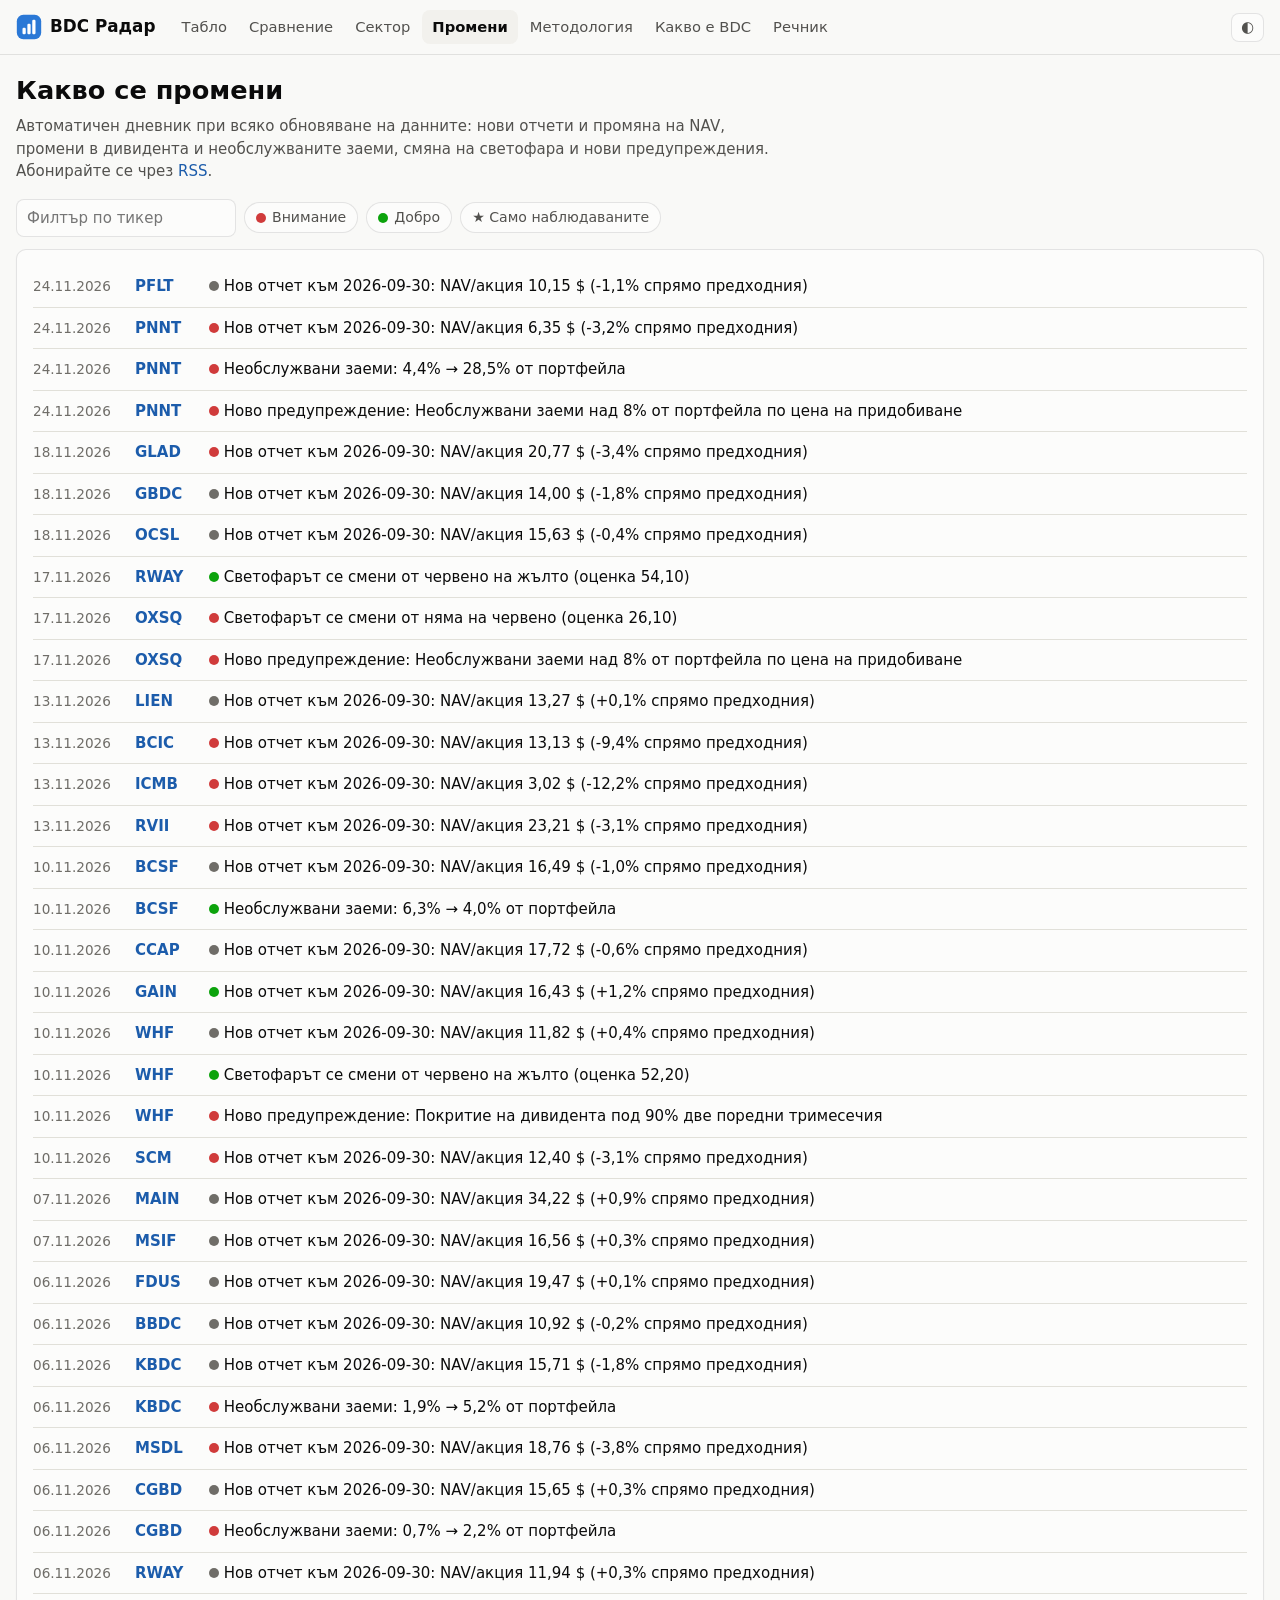
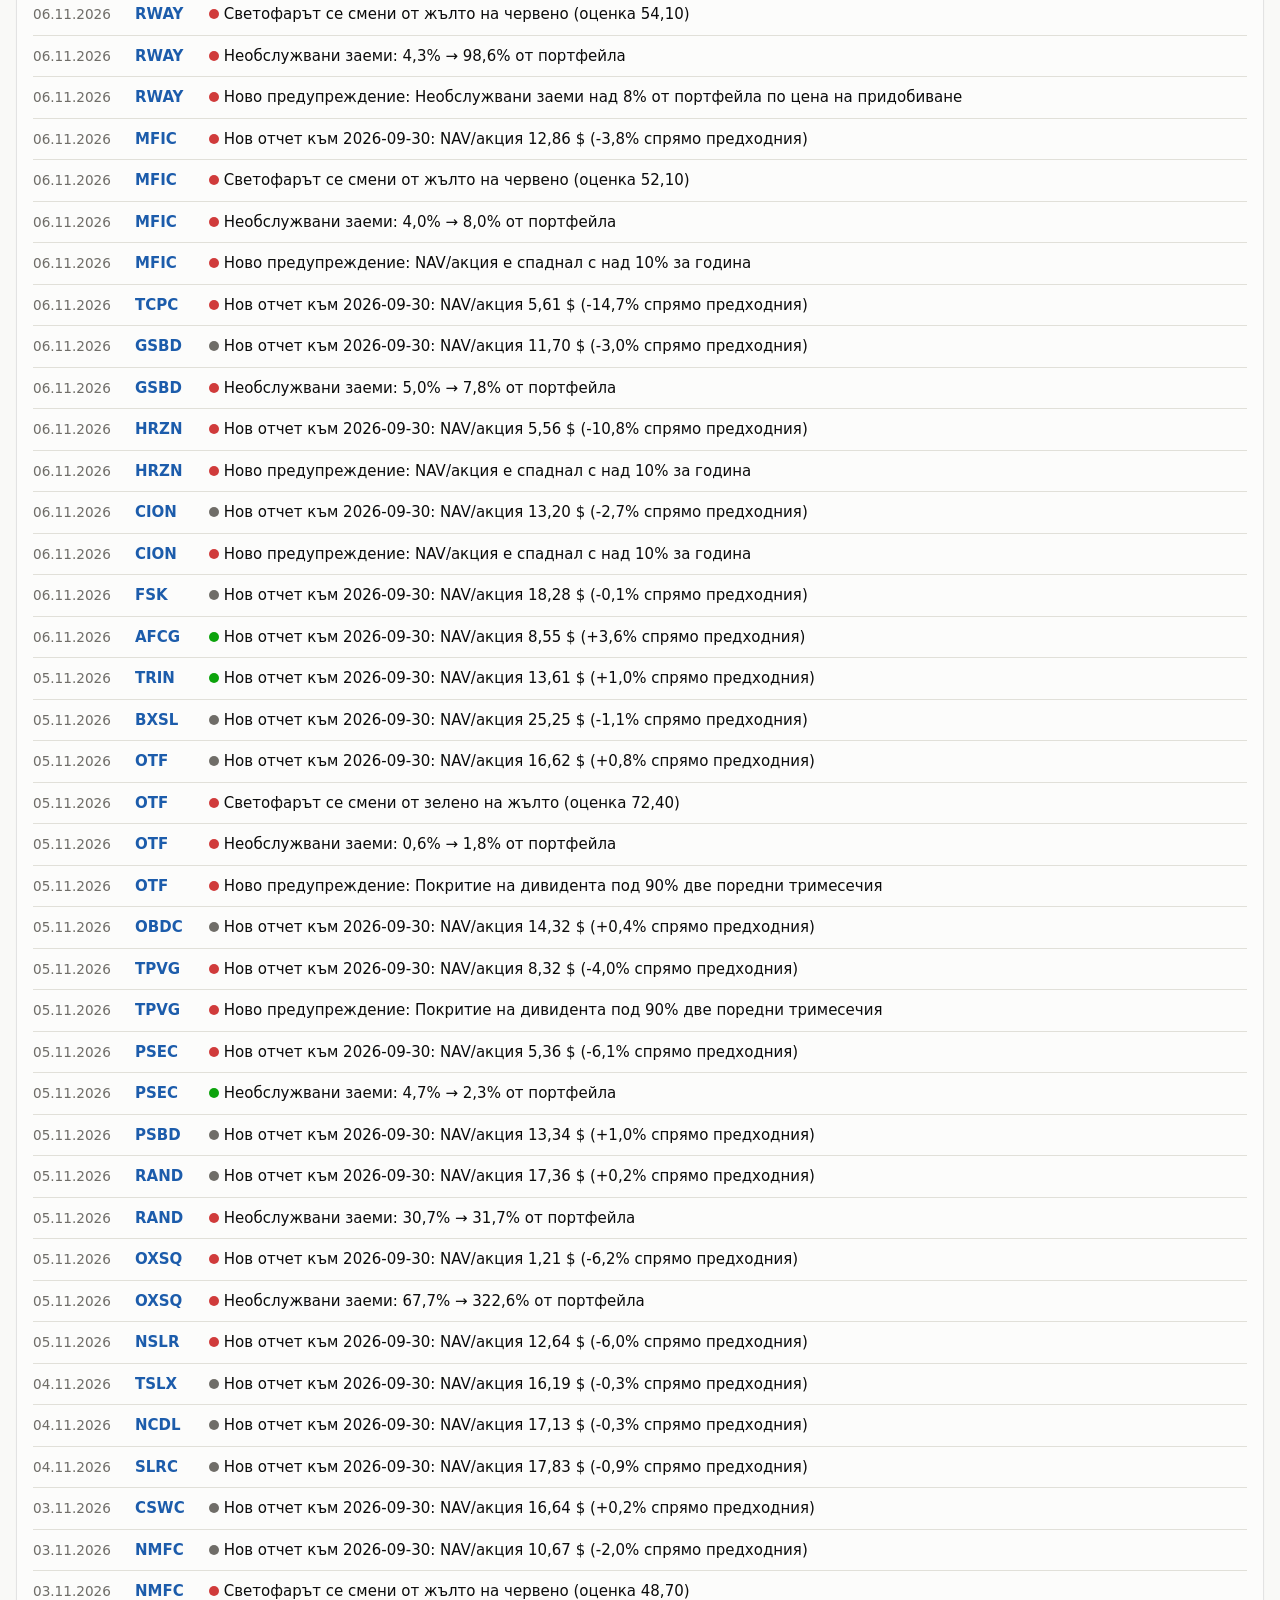
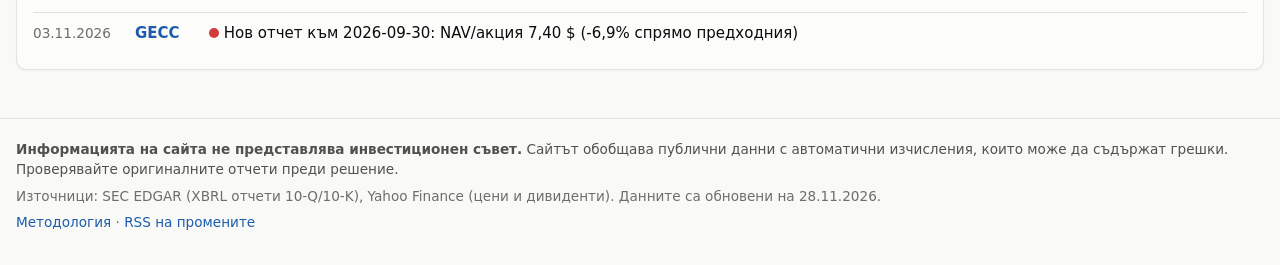
<file: docs/changes.html>
<!doctype html>
<html lang="bg">
<head>
  <meta charset="utf-8">
  <meta name="viewport" content="width=device-width, initial-scale=1">
  <title>Промени при BDC</title>
  <meta name="description" content="Дневник на важните промени при борсово търгуваните BDC.">
  <link rel="alternate" type="application/rss+xml" title="BDC Радар — промени" href="feed.xml">
  <link rel="stylesheet" href="assets/css/style.css">
</head>
<body>
<main>
  <div class="page-head">
    <div>
      <h1>Какво се промени</h1>
      <p>Автоматичен дневник при всяко обновяване на данните: нови отчети и промяна на NAV, промени в дивидента и необслужваните заеми, смяна на светофара и нови предупреждения.
        Абонирайте се чрез <a href="feed.xml">RSS</a>.</p>
    </div>
  </div>
  <div class="toolbar" role="group" aria-label="Филтри">
    <input type="search" id="search" placeholder="Филтър по тикер" aria-label="Филтър по тикер">
    <button class="chip" data-sev="bad" aria-pressed="false"><span class="dot red"></span>Внимание</button>
    <button class="chip" data-sev="good" aria-pressed="false"><span class="dot green"></span>Добро</button>
    <button class="chip" id="only-watch" aria-pressed="false">★ Само наблюдаваните</button>
  </div>
  <div class="card" id="list"><div class="loading">Зареждане…</div></div>
</main>
<script type="module">
  import { initLayout } from "./assets/js/layout.js";
  import * as data from "./assets/js/data.js";
  import * as store from "./assets/js/store.js";
  import { eventHtml } from "./assets/js/events-ui.js";

  initLayout();
  const all = await data.events();
  const state = { q: "", sev: new Set(), watch: false };
  const list = document.getElementById("list");
  function render() {
    const watched = store.watchlist();
    const rows = all.filter((e) =>
      (!state.q || e.ticker.includes(state.q.toUpperCase())) &&
      (!state.sev.size || state.sev.has(e.severity)) &&
      (!state.watch || watched.has(e.ticker)));
    list.innerHTML = rows.length ? rows.map((e) => eventHtml(e)).join("")
      : `<p class="empty">${all.length ? "Няма промени, които отговарят на филтъра." : "Дневникът е празен: попълва се, когато данните се обновят поне два пъти."}</p>`;
  }
  document.getElementById("search").addEventListener("input", (e) => { state.q = e.target.value.trim(); render(); });
  document.querySelectorAll("[data-sev]").forEach((b) => b.addEventListener("click", () => {
    const s = b.dataset.sev;
    state.sev.has(s) ? state.sev.delete(s) : state.sev.add(s);
    b.setAttribute("aria-pressed", state.sev.has(s));
    render();
  }));
  const w = document.getElementById("only-watch");
  w.addEventListener("click", () => { state.watch = !state.watch; w.setAttribute("aria-pressed", state.watch); render(); });
  render();
</script>
</body>
</html>
</file>
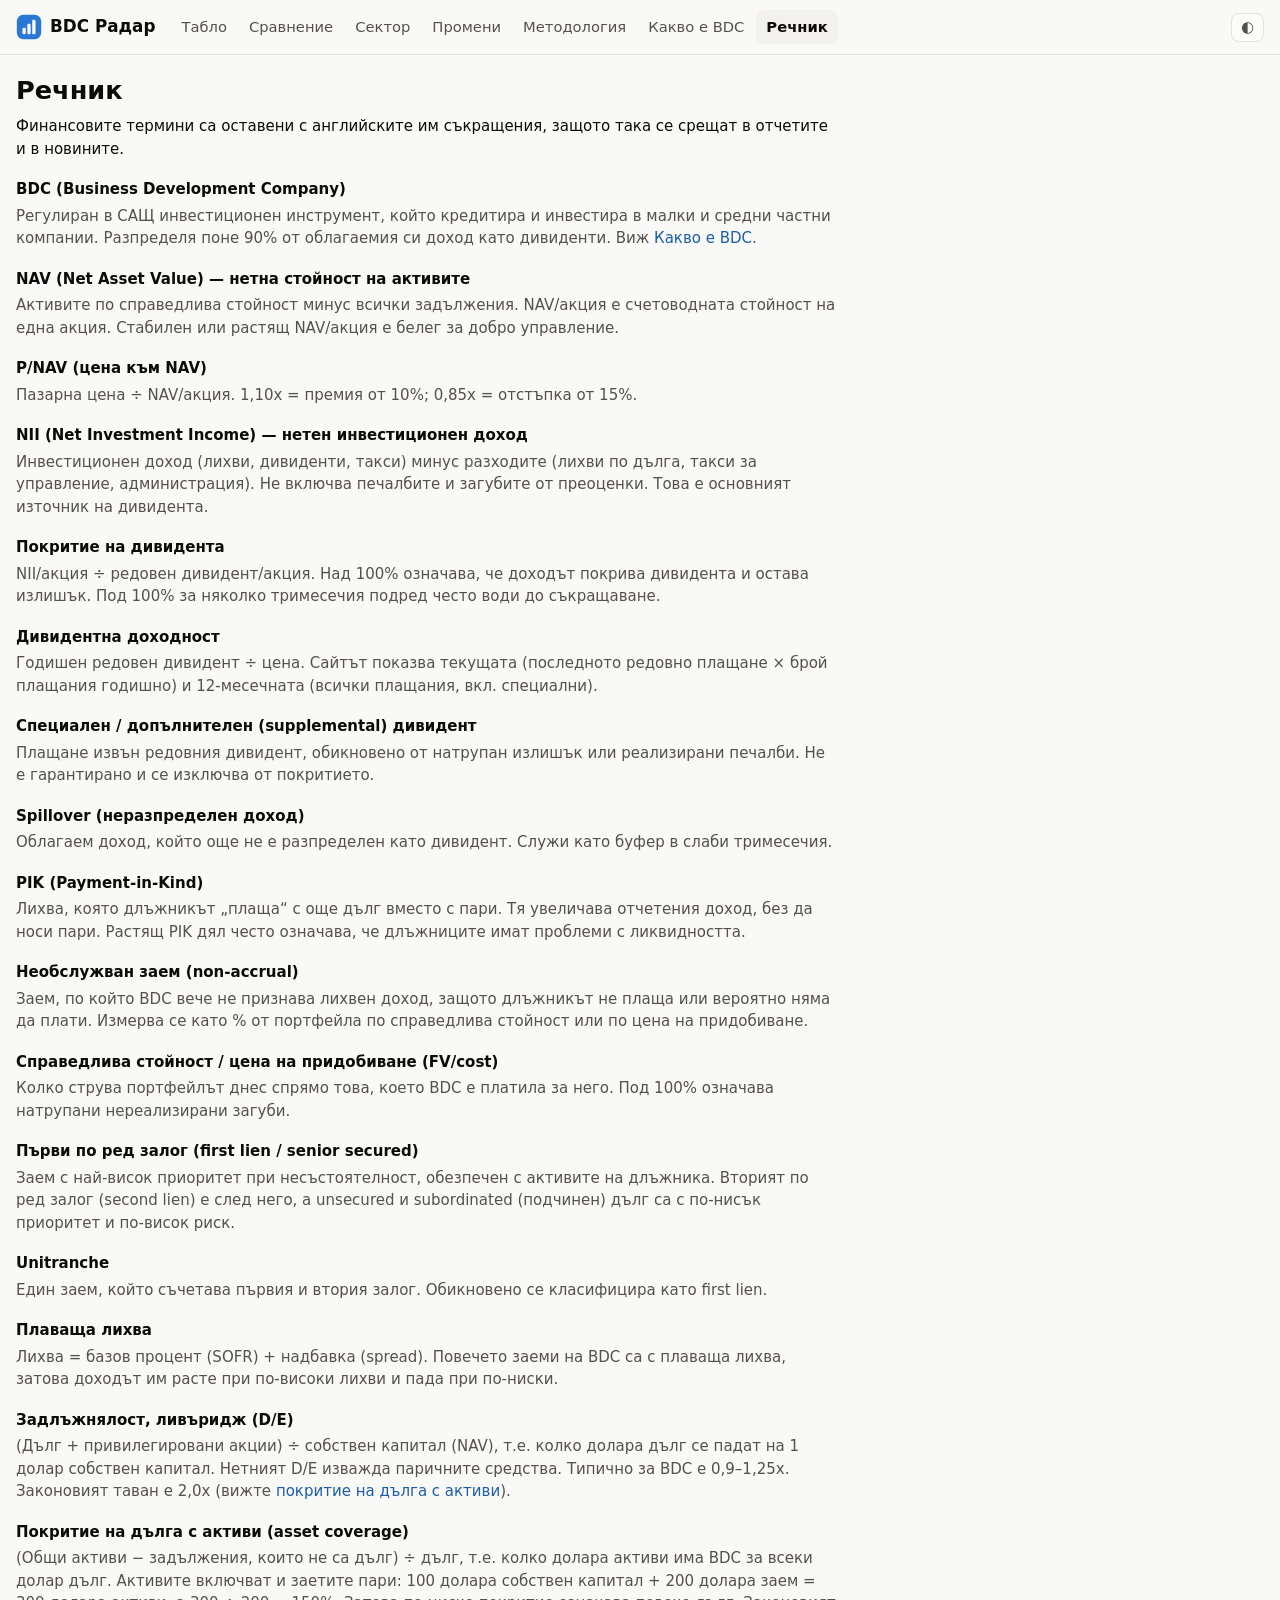
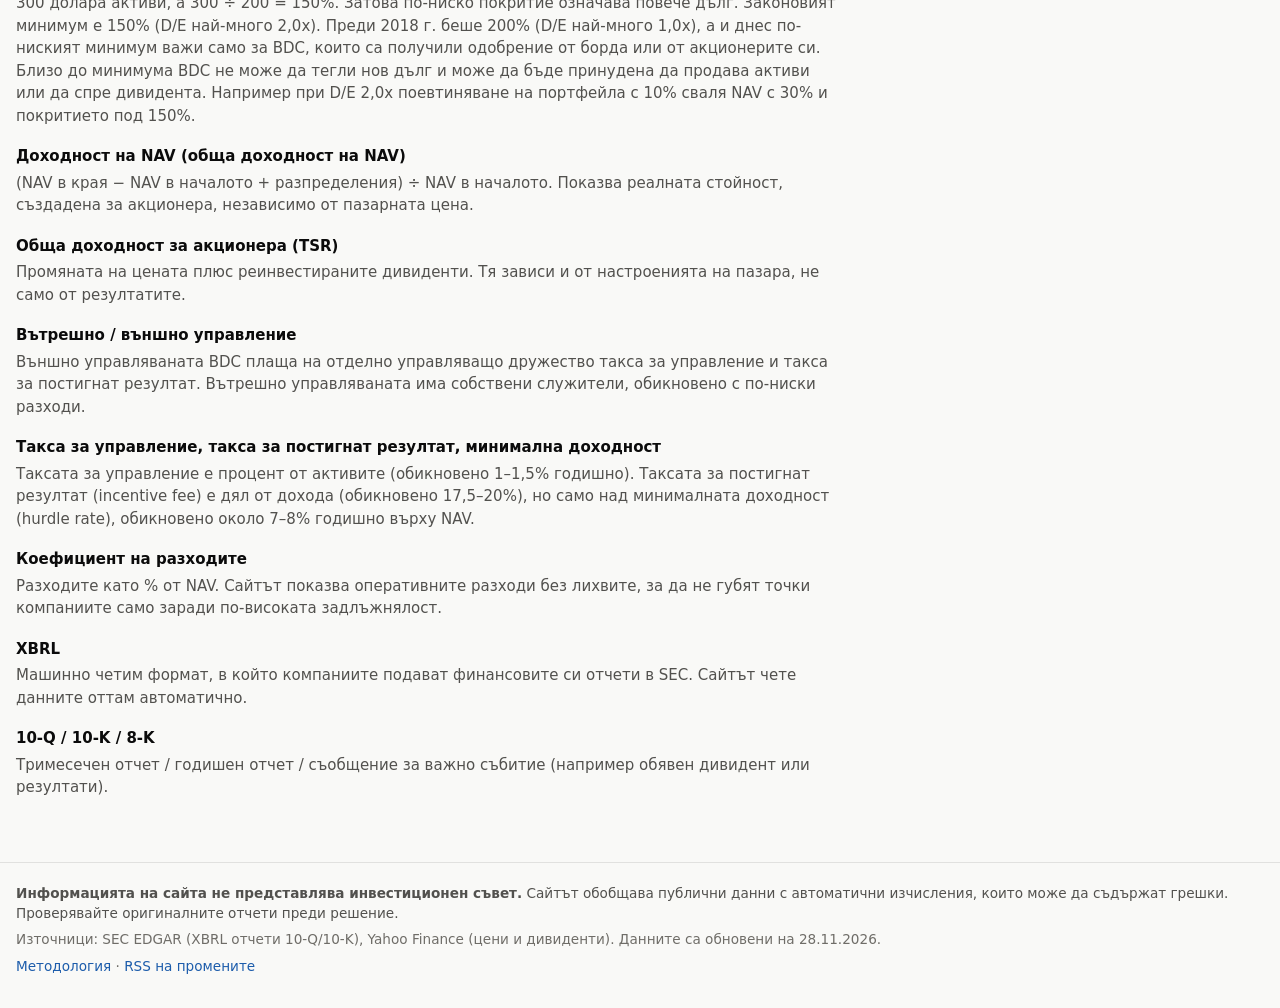
<file: docs/glossary.html>
<!doctype html>
<html lang="bg">
<head>
  <meta charset="utf-8">
  <meta name="viewport" content="width=device-width, initial-scale=1">
  <title>Речник на BDC термините</title>
  <meta name="description" content="Обяснения на термините при BDC: NAV, NII, PIK, необслужвани заеми, покритие на дълга с активи и др.">
  <link rel="stylesheet" href="assets/css/style.css">
</head>
<body>
<main>
  <article class="prose">
    <h1>Речник</h1>
    <p>Финансовите термини са оставени с английските им съкращения, защото така се срещат в отчетите и в новините.</p>
    <dl class="glossary">
      <dt id="bdc">BDC (Business Development Company)</dt>
      <dd>Регулиран в САЩ инвестиционен инструмент, който кредитира и инвестира в малки и средни частни компании. Разпределя поне 90% от облагаемия си доход като дивиденти. Виж <a href="learn.html">Какво е BDC</a>.</dd>

      <dt id="nav">NAV (Net Asset Value) — нетна стойност на активите</dt>
      <dd>Активите по справедлива стойност минус всички задължения. NAV/акция е счетоводната стойност на една акция. Стабилен или растящ NAV/акция е белег за добро управление.</dd>

      <dt id="p-nav">P/NAV (цена към NAV)</dt>
      <dd>Пазарна цена ÷ NAV/акция. 1,10x = премия от 10%; 0,85x = отстъпка от 15%.</dd>

      <dt id="nii">NII (Net Investment Income) — нетен инвестиционен доход</dt>
      <dd>Инвестиционен доход (лихви, дивиденти, такси) минус разходите (лихви по дълга, такси за управление, администрация). Не включва печалбите и загубите от преоценки. Това е основният източник на дивидента.</dd>

      <dt id="coverage">Покритие на дивидента</dt>
      <dd>NII/акция ÷ редовен дивидент/акция. Над 100% означава, че доходът покрива дивидента и остава излишък. Под 100% за няколко тримесечия подред често води до съкращаване.</dd>

      <dt id="yield">Дивидентна доходност</dt>
      <dd>Годишен редовен дивидент ÷ цена. Сайтът показва текущата (последното редовно плащане × брой плащания годишно) и 12-месечната (всички плащания, вкл. специални).</dd>

      <dt id="special">Специален / допълнителен (supplemental) дивидент</dt>
      <dd>Плащане извън редовния дивидент, обикновено от натрупан излишък или реализирани печалби. Не е гарантирано и се изключва от покритието.</dd>

      <dt id="spillover">Spillover (неразпределен доход)</dt>
      <dd>Облагаем доход, който още не е разпределен като дивидент. Служи като буфер в слаби тримесечия.</dd>

      <dt id="pik">PIK (Payment-in-Kind)</dt>
      <dd>Лихва, която длъжникът „плаща“ с още дълг вместо с пари. Тя увеличава отчетения доход, без да носи пари. Растящ PIK дял често означава, че длъжниците имат проблеми с ликвидността.</dd>

      <dt id="non-accrual">Необслужван заем (non-accrual)</dt>
      <dd>Заем, по който BDC вече не признава лихвен доход, защото длъжникът не плаща или вероятно няма да плати. Измерва се като % от портфейла по справедлива стойност или по цена на придобиване.</dd>

      <dt id="fv-cost">Справедлива стойност / цена на придобиване (FV/cost)</dt>
      <dd>Колко струва портфейлът днес спрямо това, което BDC е платила за него. Под 100% означава натрупани нереализирани загуби.</dd>

      <dt id="first-lien">Първи по ред залог (first lien / senior secured)</dt>
      <dd>Заем с най-висок приоритет при несъстоятелност, обезпечен с активите на длъжника. Вторият по ред залог (second lien) е след него, а unsecured и subordinated (подчинен) дълг са с по-нисък приоритет и по-висок риск.</dd>

      <dt id="unitranche">Unitranche</dt>
      <dd>Един заем, който съчетава първия и втория залог. Обикновено се класифицира като first lien.</dd>

      <dt id="floating">Плаваща лихва</dt>
      <dd>Лихва = базов процент (SOFR) + надбавка (spread). Повечето заеми на BDC са с плаваща лихва, затова доходът им расте при по-високи лихви и пада при по-ниски.</dd>

      <dt id="leverage">Задлъжнялост, ливъридж (D/E)</dt>
      <dd>(Дълг + привилегировани акции) ÷ собствен капитал (NAV), т.е. колко долара дълг се падат на 1 долар собствен капитал. Нетният D/E изважда паричните средства. Типично за BDC е 0,9–1,25x. Законовият таван е 2,0x (вижте <a href="#asset-coverage">покритие на дълга с активи</a>).</dd>

      <dt id="asset-coverage">Покритие на дълга с активи (asset coverage)</dt>
      <dd>(Общи активи − задължения, които не са дълг) ÷ дълг, т.е. колко долара активи има BDC за всеки долар дълг. Активите включват и заетите пари: 100 долара собствен капитал + 200 долара заем = 300 долара активи, а 300 ÷ 200 = 150%. Затова по-ниско покритие означава повече дълг.
        Законовият минимум е 150% (D/E най-много 2,0x). Преди 2018 г. беше 200% (D/E най-много 1,0x), а и днес по-ниският минимум важи само за BDC, които са получили одобрение от борда или от акционерите си.
        Близо до минимума BDC не може да тегли нов дълг и може да бъде принудена да продава активи или да спре дивидента. Например при D/E 2,0x поевтиняване на портфейла с 10% сваля NAV с 30% и покритието под 150%.</dd>

      <dt id="nav-tr">Доходност на NAV (обща доходност на NAV)</dt>
      <dd>(NAV в края − NAV в началото + разпределения) ÷ NAV в началото. Показва реалната стойност, създадена за акционера, независимо от пазарната цена.</dd>

      <dt id="tsr">Обща доходност за акционера (TSR)</dt>
      <dd>Промяната на цената плюс реинвестираните дивиденти. Тя зависи и от настроенията на пазара, не само от резултатите.</dd>

      <dt id="internal">Вътрешно / външно управление</dt>
      <dd>Външно управляваната BDC плаща на отделно управляващо дружество такса за управление и такса за постигнат резултат. Вътрешно управляваната има собствени служители, обикновено с по-ниски разходи.</dd>

      <dt id="fees">Такса за управление, такса за постигнат резултат, минимална доходност</dt>
      <dd>Таксата за управление е процент от активите (обикновено 1–1,5% годишно). Таксата за постигнат резултат (incentive fee) е дял от дохода (обикновено 17,5–20%), но само над минималната доходност (hurdle rate), обикновено около 7–8% годишно върху NAV.</dd>

      <dt id="expense">Коефициент на разходите</dt>
      <dd>Разходите като % от NAV. Сайтът показва оперативните разходи без лихвите, за да не губят точки компаниите само заради по-високата задлъжнялост.</dd>

      <dt id="xbrl">XBRL</dt>
      <dd>Машинно четим формат, в който компаниите подават финансовите си отчети в SEC. Сайтът чете данните оттам автоматично.</dd>

      <dt id="10q">10-Q / 10-K / 8-K</dt>
      <dd>Тримесечен отчет / годишен отчет / съобщение за важно събитие (например обявен дивидент или резултати).</dd>
    </dl>
  </article>
</main>
<script type="module">
  import { initLayout } from "./assets/js/layout.js";
  initLayout();
</script>
</body>
</html>
</file>
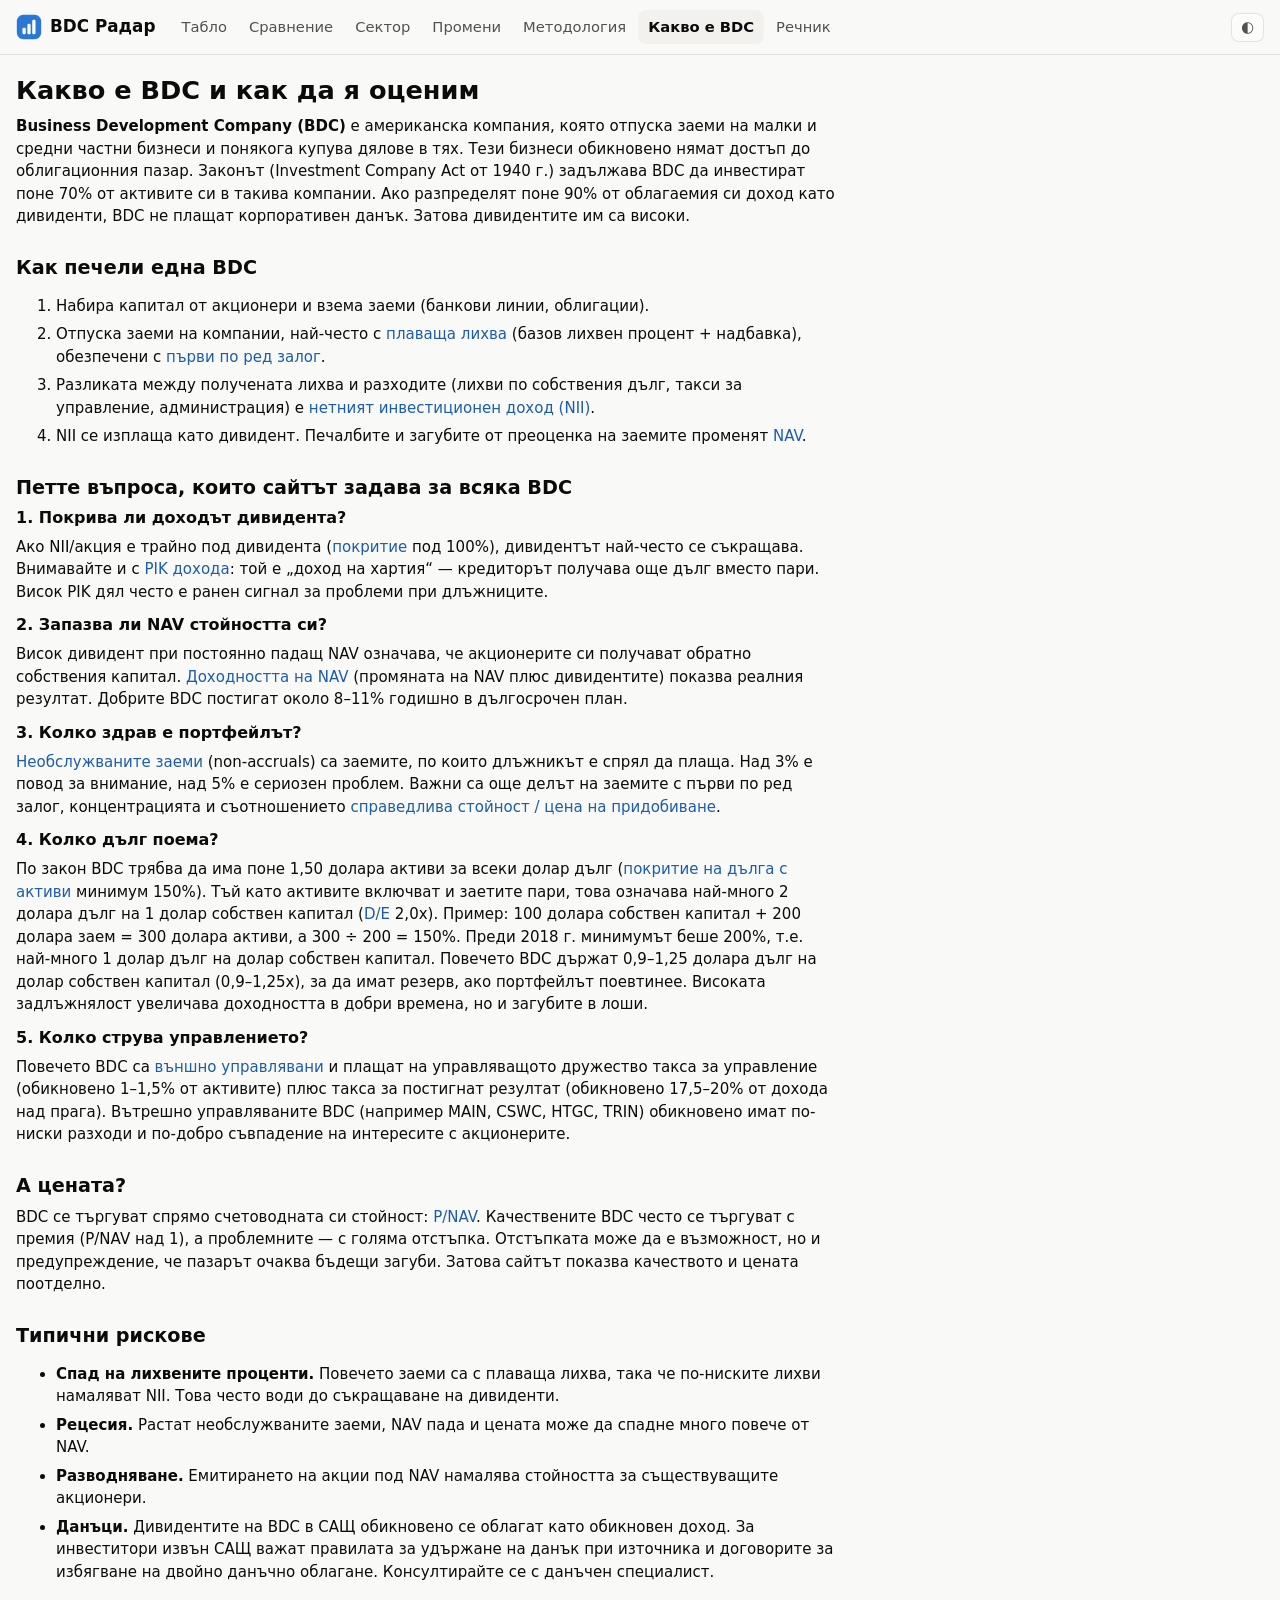
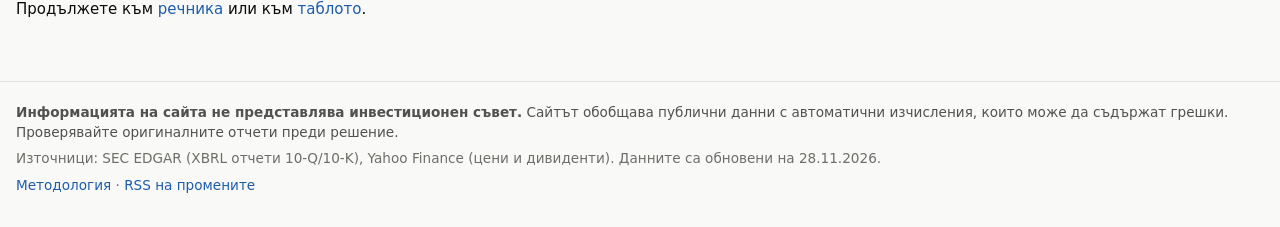
<file: docs/learn.html>
<!doctype html>
<html lang="bg">
<head>
  <meta charset="utf-8">
  <meta name="viewport" content="width=device-width, initial-scale=1">
  <title>Какво е BDC</title>
  <meta name="description" content="Кратко ръководство за Business Development Companies: как работят, откъде идва дивидентът и какво да следим.">
  <link rel="stylesheet" href="assets/css/style.css">
</head>
<body>
<main>
  <article class="prose">
    <h1>Какво е BDC и как да я оценим</h1>
    <p><strong>Business Development Company (BDC)</strong> е американска компания, която отпуска заеми на малки и средни частни бизнеси и понякога купува дялове в тях.
      Тези бизнеси обикновено нямат достъп до облигационния пазар. Законът (Investment Company Act от 1940 г.) задължава BDC да инвестират поне 70% от активите си в такива компании.
      Ако разпределят поне 90% от облагаемия си доход като дивиденти, BDC не плащат корпоративен данък. Затова дивидентите им са високи.</p>

    <h2>Как печели една BDC</h2>
    <ol>
      <li>Набира капитал от акционери и взема заеми (банкови линии, облигации).</li>
      <li>Отпуска заеми на компании, най-често с <a href="glossary.html#floating">плаваща лихва</a> (базов лихвен процент + надбавка), обезпечени с <a href="glossary.html#first-lien">първи по ред залог</a>.</li>
      <li>Разликата между получената лихва и разходите (лихви по собствения дълг, такси за управление, администрация) е <a href="glossary.html#nii">нетният инвестиционен доход (NII)</a>.</li>
      <li>NII се изплаща като дивидент. Печалбите и загубите от преоценка на заемите променят <a href="glossary.html#nav">NAV</a>.</li>
    </ol>

    <h2>Петте въпроса, които сайтът задава за всяка BDC</h2>
    <h3>1. Покрива ли доходът дивидента?</h3>
    <p>Ако NII/акция е трайно под дивидента (<a href="glossary.html#coverage">покритие</a> под 100%), дивидентът най-често се съкращава.
      Внимавайте и с <a href="glossary.html#pik">PIK дохода</a>: той е „доход на хартия“ — кредиторът получава още дълг вместо пари. Висок PIK дял често е ранен сигнал за проблеми при длъжниците.</p>
    <h3>2. Запазва ли NAV стойността си?</h3>
    <p>Висок дивидент при постоянно падащ NAV означава, че акционерите си получават обратно собствения капитал.
      <a href="glossary.html#nav-tr">Доходността на NAV</a> (промяната на NAV плюс дивидентите) показва реалния резултат. Добрите BDC постигат около 8–11% годишно в дългосрочен план.</p>
    <h3>3. Колко здрав е портфейлът?</h3>
    <p><a href="glossary.html#non-accrual">Необслужваните заеми</a> (non-accruals) са заемите, по които длъжникът е спрял да плаща. Над 3% е повод за внимание, над 5% е сериозен проблем.
      Важни са още делът на заемите с първи по ред залог, концентрацията и съотношението <a href="glossary.html#fv-cost">справедлива стойност / цена на придобиване</a>.</p>
    <h3>4. Колко дълг поема?</h3>
    <p>По закон BDC трябва да има поне 1,50 долара активи за всеки долар дълг (<a href="glossary.html#asset-coverage">покритие на дълга с активи</a> минимум 150%).
      Тъй като активите включват и заетите пари, това означава най-много 2 долара дълг на 1 долар собствен капитал (<a href="glossary.html#leverage">D/E</a> 2,0x).
      Пример: 100 долара собствен капитал + 200 долара заем = 300 долара активи, а 300 ÷ 200 = 150%.
      Преди 2018 г. минимумът беше 200%, т.е. най-много 1 долар дълг на долар собствен капитал.
      Повечето BDC държат 0,9–1,25 долара дълг на долар собствен капитал (0,9–1,25x), за да имат резерв, ако портфейлът поевтинее.
      Високата задлъжнялост увеличава доходността в добри времена, но и загубите в лоши.</p>
    <h3>5. Колко струва управлението?</h3>
    <p>Повечето BDC са <a href="glossary.html#internal">външно управлявани</a> и плащат на управляващото дружество такса за управление (обикновено 1–1,5% от активите) плюс такса за постигнат резултат (обикновено 17,5–20% от дохода над прага).
      Вътрешно управляваните BDC (например MAIN, CSWC, HTGC, TRIN) обикновено имат по-ниски разходи и по-добро съвпадение на интересите с акционерите.</p>

    <h2>А цената?</h2>
    <p>BDC се търгуват спрямо счетоводната си стойност: <a href="glossary.html#p-nav">P/NAV</a>. Качествените BDC често се търгуват с премия (P/NAV над 1), а проблемните — с голяма отстъпка.
      Отстъпката може да е възможност, но и предупреждение, че пазарът очаква бъдещи загуби. Затова сайтът показва качеството и цената поотделно.</p>

    <h2>Типични рискове</h2>
    <ul>
      <li><strong>Спад на лихвените проценти.</strong> Повечето заеми са с плаваща лихва, така че по-ниските лихви намаляват NII. Това често води до съкращаване на дивиденти.</li>
      <li><strong>Рецесия.</strong> Растат необслужваните заеми, NAV пада и цената може да спадне много повече от NAV.</li>
      <li><strong>Разводняване.</strong> Емитирането на акции под NAV намалява стойността за съществуващите акционери.</li>
      <li><strong>Данъци.</strong> Дивидентите на BDC в САЩ обикновено се облагат като обикновен доход. За инвеститори извън САЩ важат правилата за удържане на данък при източника и договорите за избягване на двойно данъчно облагане. Консултирайте се с данъчен специалист.</li>
    </ul>
    <p>Продължете към <a href="glossary.html">речника</a> или към <a href="index.html">таблото</a>.</p>
  </article>
</main>
<script type="module">
  import { initLayout } from "./assets/js/layout.js";
  initLayout();
</script>
</body>
</html>
</file>
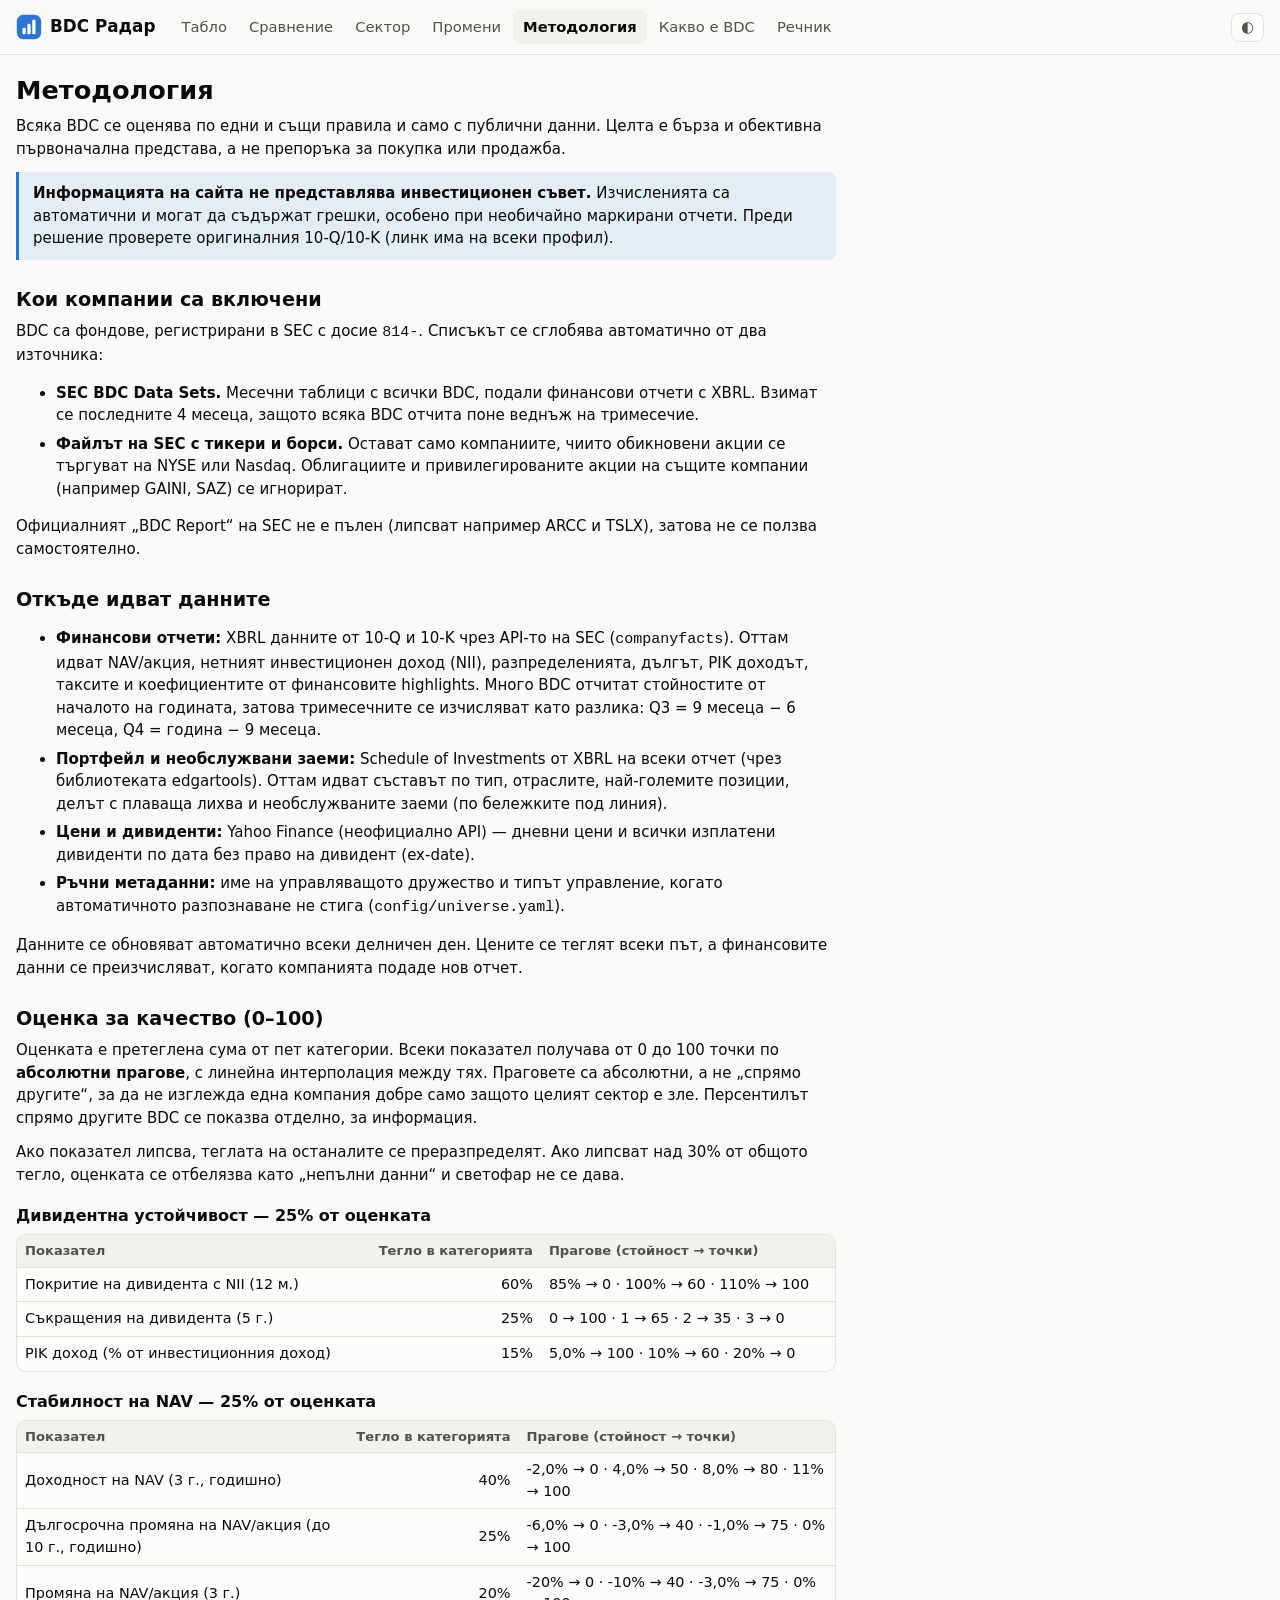
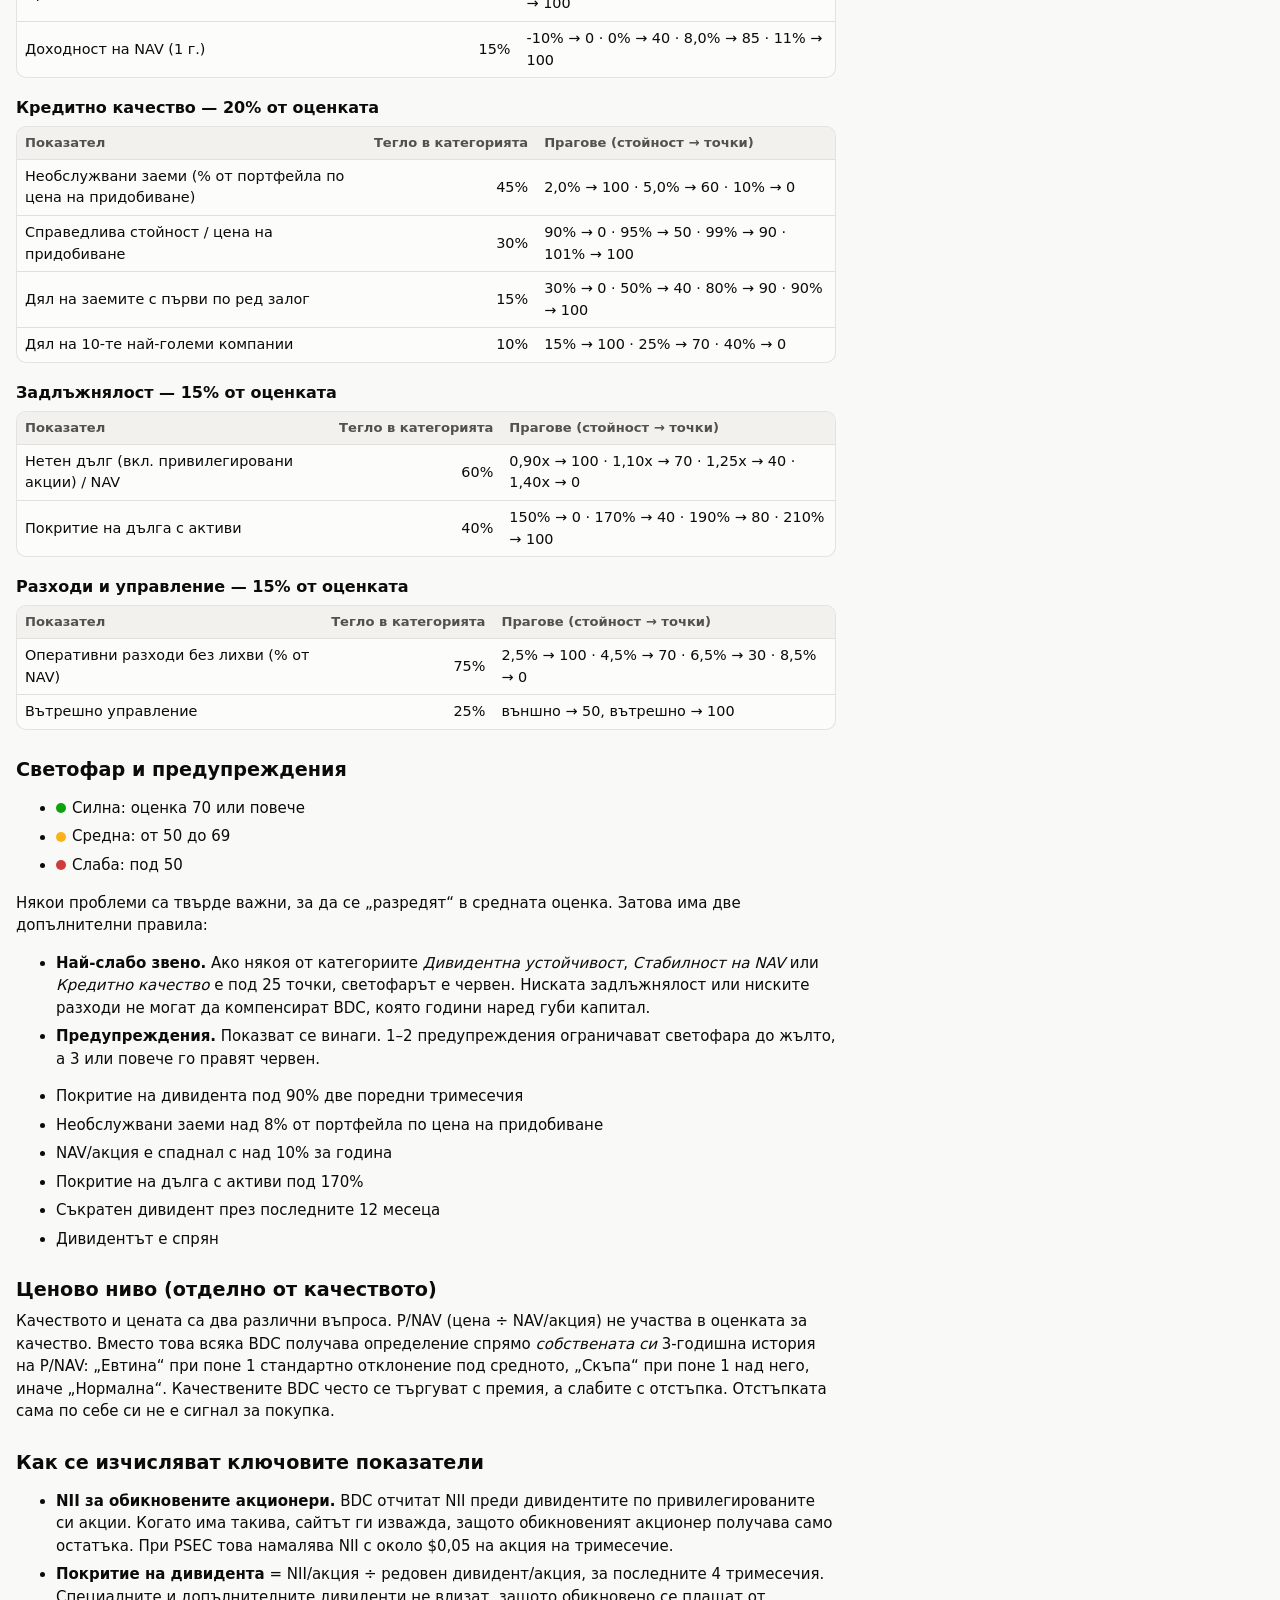
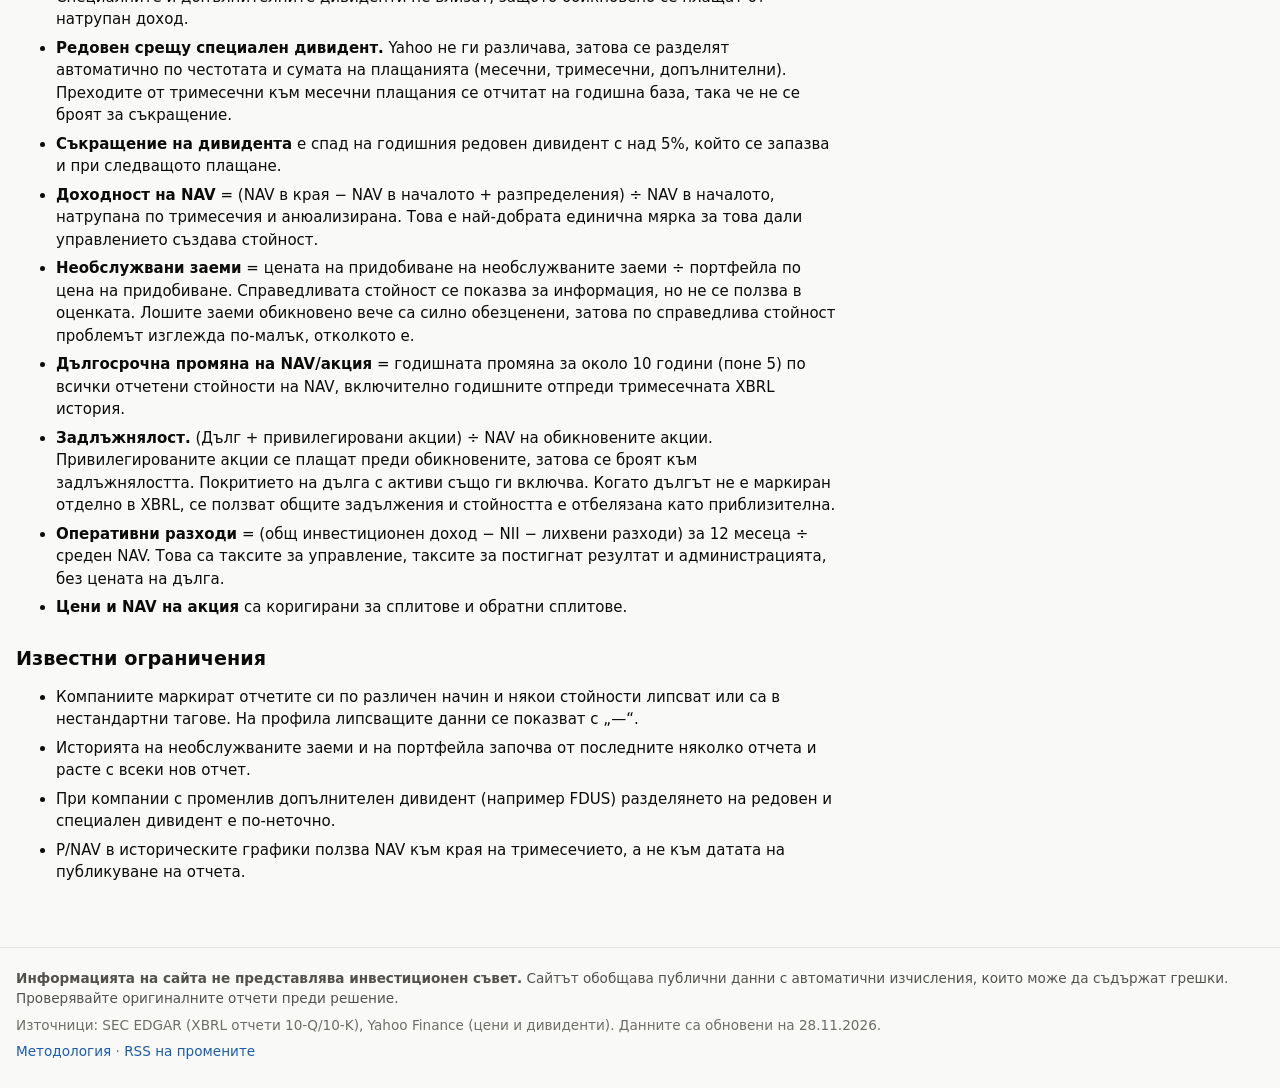
<file: docs/methodology.html>
<!doctype html>
<html lang="bg">
<head>
  <meta charset="utf-8">
  <meta name="viewport" content="width=device-width, initial-scale=1">
  <title>Методология</title>
  <meta name="description" content="Как BDC Радар събира данните и изчислява оценката за качество и светофара.">
  <link rel="stylesheet" href="assets/css/style.css">
</head>
<body>
<main>
  <article class="prose">
    <h1>Методология</h1>
    <p>Всяка BDC се оценява по едни и същи правила и само с публични данни. Целта е бърза и обективна първоначална представа, а не препоръка за покупка или продажба.</p>
    <div class="callout"><strong>Информацията на сайта не представлява инвестиционен съвет.</strong> Изчисленията са автоматични и могат да съдържат грешки, особено при необичайно маркирани отчети.
      Преди решение проверете оригиналния 10-Q/10-K (линк има на всеки профил).</div>

    <h2>Кои компании са включени</h2>
    <p>BDC са фондове, регистрирани в SEC с досие <code>814-</code>. Списъкът се сглобява автоматично от два източника:</p>
    <ul>
      <li><strong>SEC BDC Data Sets.</strong> Месечни таблици с всички BDC, подали финансови отчети с XBRL. Взимат се последните 4 месеца, защото всяка BDC отчита поне веднъж на тримесечие.</li>
      <li><strong>Файлът на SEC с тикери и борси.</strong> Остават само компаниите, чиито обикновени акции се търгуват на NYSE или Nasdaq. Облигациите и привилегированите акции на същите компании (например GAINI, SAZ) се игнорират.</li>
    </ul>
    <p>Официалният „BDC Report“ на SEC не е пълен (липсват например ARCC и TSLX), затова не се ползва самостоятелно.</p>

    <h2>Откъде идват данните</h2>
    <ul>
      <li><strong>Финансови отчети:</strong> XBRL данните от 10-Q и 10-K чрез API-то на SEC (<code>companyfacts</code>). Оттам идват NAV/акция, нетният инвестиционен доход (NII), разпределенията, дългът, PIK доходът, таксите и коефициентите от финансовите highlights.
        Много BDC отчитат стойностите от началото на годината, затова тримесечните се изчисляват като разлика: Q3 = 9 месеца − 6 месеца, Q4 = година − 9 месеца.</li>
      <li><strong>Портфейл и необслужвани заеми:</strong> Schedule of Investments от XBRL на всеки отчет (чрез библиотеката edgartools). Оттам идват съставът по тип, отраслите, най-големите позиции, делът с плаваща лихва и необслужваните заеми (по бележките под линия).</li>
      <li><strong>Цени и дивиденти:</strong> Yahoo Finance (неофициално API) — дневни цени и всички изплатени дивиденти по дата без право на дивидент (ex-date).</li>
      <li><strong>Ръчни метаданни:</strong> име на управляващото дружество и типът управление, когато автоматичното разпознаване не стига (<code>config/universe.yaml</code>).</li>
    </ul>
    <p>Данните се обновяват автоматично всеки делничен ден. Цените се теглят всеки път, а финансовите данни се преизчисляват, когато компанията подаде нов отчет.</p>

    <h2>Оценка за качество (0–100)</h2>
    <p>Оценката е претеглена сума от пет категории. Всеки показател получава от 0 до 100 точки по <strong>абсолютни прагове</strong>, с линейна интерполация между тях.
      Праговете са абсолютни, а не „спрямо другите“, за да не изглежда една компания добре само защото целият сектор е зле. Персентилът спрямо другите BDC се показва отделно, за информация.</p>
    <p>Ако показател липсва, теглата на останалите се преразпределят. Ако липсват над 30% от общото тегло, оценката се отбелязва като „непълни данни“ и светофар не се дава.</p>
    <div id="scoring"><p class="muted">Зареждане…</p></div>

    <h2>Светофар и предупреждения</h2>
    <ul id="lights"></ul>
    <p>Някои проблеми са твърде важни, за да се „разредят“ в средната оценка. Затова има две допълнителни правила:</p>
    <ul>
      <li><strong>Най-слабо звено.</strong> Ако някоя от категориите <em>Дивидентна устойчивост</em>, <em>Стабилност на NAV</em> или <em>Кредитно качество</em> е под <span id="crit-floor">25</span> точки, светофарът е червен.
        Ниската задлъжнялост или ниските разходи не могат да компенсират BDC, която години наред губи капитал.</li>
      <li><strong>Предупреждения.</strong> Показват се винаги. 1–2 предупреждения ограничават светофара до жълто, а 3 или повече го правят червен.</li>
    </ul>
    <ul id="flags"></ul>

    <h2>Ценово ниво (отделно от качеството)</h2>
    <p>Качеството и цената са два различни въпроса. P/NAV (цена ÷ NAV/акция) не участва в оценката за качество. Вместо това всяка BDC получава определение спрямо <em>собствената си</em> 3-годишна история на P/NAV:
      „Евтина“ при поне 1 стандартно отклонение под средното, „Скъпа“ при поне 1 над него, иначе „Нормална“.
      Качествените BDC често се търгуват с премия, а слабите с отстъпка. Отстъпката сама по себе си не е сигнал за покупка.</p>

    <h2>Как се изчисляват ключовите показатели</h2>
    <ul>
      <li><strong>NII за обикновените акционери.</strong> BDC отчитат NII преди дивидентите по привилегированите си акции. Когато има такива, сайтът ги изважда, защото обикновеният акционер получава само остатъка. При PSEC това намалява NII с около $0,05 на акция на тримесечие.</li>
      <li><strong>Покритие на дивидента</strong> = NII/акция ÷ редовен дивидент/акция, за последните 4 тримесечия. Специалните и допълнителните дивиденти не влизат, защото обикновено се плащат от натрупан доход.</li>
      <li><strong>Редовен срещу специален дивидент.</strong> Yahoo не ги различава, затова се разделят автоматично по честотата и сумата на плащанията (месечни, тримесечни, допълнителни). Преходите от тримесечни към месечни плащания се отчитат на годишна база, така че не се броят за съкращение.</li>
      <li><strong>Съкращение на дивидента</strong> е спад на годишния редовен дивидент с над 5%, който се запазва и при следващото плащане.</li>
      <li><strong>Доходност на NAV</strong> = (NAV в края − NAV в началото + разпределения) ÷ NAV в началото, натрупана по тримесечия и анюализирана. Това е най-добрата единична мярка за това дали управлението създава стойност.</li>
      <li><strong>Необслужвани заеми</strong> = цената на придобиване на необслужваните заеми ÷ портфейла по цена на придобиване. Справедливата стойност се показва за информация, но не се ползва в оценката. Лошите заеми обикновено вече са силно обезценени, затова по справедлива стойност проблемът изглежда по-малък, отколкото е.</li>
      <li><strong>Дългосрочна промяна на NAV/акция</strong> = годишната промяна за около 10 години (поне 5) по всички отчетени стойности на NAV, включително годишните отпреди тримесечната XBRL история.</li>
      <li><strong>Задлъжнялост.</strong> (Дълг + привилегировани акции) ÷ NAV на обикновените акции. Привилегированите акции се плащат преди обикновените, затова се броят към задлъжнялостта. Покритието на дълга с активи също ги включва. Когато дългът не е маркиран отделно в XBRL, се ползват общите задължения и стойността е отбелязана като приблизителна.</li>
      <li><strong>Оперативни разходи</strong> = (общ инвестиционен доход − NII − лихвени разходи) за 12 месеца ÷ среден NAV. Това са таксите за управление, таксите за постигнат резултат и администрацията, без цената на дълга.</li>
      <li><strong>Цени и NAV на акция</strong> са коригирани за сплитове и обратни сплитове.</li>
    </ul>

    <h2>Известни ограничения</h2>
    <ul>
      <li>Компаниите маркират отчетите си по различен начин и някои стойности липсват или са в нестандартни тагове. На профила липсващите данни се показват с „—“.</li>
      <li>Историята на необслужваните заеми и на портфейла започва от последните няколко отчета и расте с всеки нов отчет.</li>
      <li>При компании с променлив допълнителен дивидент (например FDUS) разделянето на редовен и специален дивидент е по-неточно.</li>
      <li>P/NAV в историческите графики ползва NAV към края на тримесечието, а не към датата на публикуване на отчета.</li>
    </ul>
  </article>
</main>
<script type="module">
  import { initLayout } from "./assets/js/layout.js";
  import * as data from "./assets/js/data.js";
  import * as f from "./assets/js/format.js";
  import { LIGHT_LABEL } from "./assets/js/metrics-def.js";

  initLayout();
  const fmtPoint = (key, x) => {
    if (key === "cuts_5y" || key === "internal") return f.int(x);
    if (["net_de"].includes(key)) return f.ratio(x);
    return f.pct(x, Math.abs(x) < 0.1 && x !== 0 ? 1 : 0);
  };
  const meta = await data.meta();
  const s = meta.scoring;
  document.getElementById("scoring").innerHTML = Object.entries(s.categories).map(([key, cat]) => `
    <h3 style="margin-top:20px">${cat.label} — ${cat.weight}% от оценката</h3>
    <div class="table-wrap"><table class="compact"><thead><tr><th>Показател</th><th class="num">Тегло в категорията</th><th>Прагове (стойност → точки)</th></tr></thead>
    <tbody>${Object.entries(cat.metrics).map(([m, d]) => `<tr><td>${d.label}</td><td class="num">${d.weight}%</td>
      <td>${m === "internal" ? "външно → 50, вътрешно → 100" : d.points.map(([x, y]) => `${fmtPoint(m, x)} → ${y}`).join(" · ")}</td></tr>`).join("")}</tbody></table></div>`).join("");
  document.getElementById("lights").innerHTML = `
    <li><span class="status"><span class="dot green"></span>${LIGHT_LABEL.green}</span>: оценка ${s.thresholds.green} или повече</li>
    <li><span class="status"><span class="dot yellow"></span>${LIGHT_LABEL.yellow}</span>: от ${s.thresholds.yellow} до ${s.thresholds.green - 1}</li>
    <li><span class="status"><span class="dot red"></span>${LIGHT_LABEL.red}</span>: под ${s.thresholds.yellow}</li>`;
  if (s.critical?.floor) document.getElementById("crit-floor").textContent = s.critical.floor;
  document.getElementById("flags").innerHTML = Object.values(s.flags).map((t) => `<li>${t}</li>`).join("");
</script>
</body>
</html>
</file>
<file: docs/assets/css/style.css>
/* BDC Радар — общи стилове. Цветовете са токени; тъмната тема ги предефинира. */
:root {
  color-scheme: light;
  --bg: #f9f9f7;
  --surface: #fcfcfb;
  --surface-2: #f2f1ed;
  --text: #0b0b0b;
  --text-2: #52514e;
  --muted: #6f6d68;
  --grid: #e1e0d9;
  --axis: #c3c2b7;
  --border: rgba(11, 11, 11, 0.10);
  --accent: #2a78d6;
  --accent-text: #1c5cab;
  --accent-wash: rgba(42, 120, 214, 0.10);
  --good: #0ca30c;
  --warn: #fab219;
  --bad: #d03b3b;
  --good-text: #006300;
  --bad-text: #b02a2a;
  --series-1: #2a78d6;
  --series-2: #eb6834;
  --series-3: #1baf7a;
  --series-4: #eda100;
  --seq-1: #86b6ef;
  --seq-2: #2a78d6;
  --shadow: 0 1px 2px rgba(11, 11, 11, 0.04);
  --radius: 10px;
  --font: system-ui, -apple-system, "Segoe UI", Roboto, sans-serif;
}

@media (prefers-color-scheme: dark) {
  :root:not([data-theme="light"]) {
    color-scheme: dark;
    --bg: #0d0d0d;
    --surface: #1a1a19;
    --surface-2: #232321;
    --text: #f0efec;
    --text-2: #c3c2b7;
    --muted: #a3a197;
    --grid: #2c2c2a;
    --axis: #383835;
    --border: rgba(255, 255, 255, 0.10);
    --accent: #3987e5;
    --accent-text: #86b6ef;
    --accent-wash: rgba(57, 135, 229, 0.16);
    --good-text: #0ca30c;
    --bad-text: #e66767;
    --series-1: #3987e5;
    --series-2: #d95926;
    --series-3: #199e70;
    --series-4: #c98500;
    --seq-1: #184f95;
    --seq-2: #3987e5;
    --shadow: none;
  }
}

:root[data-theme="dark"] {
  color-scheme: dark;
  --bg: #0d0d0d;
  --surface: #1a1a19;
  --surface-2: #232321;
  --text: #f0efec;
  --text-2: #c3c2b7;
  --muted: #a3a197;
  --grid: #2c2c2a;
  --axis: #383835;
  --border: rgba(255, 255, 255, 0.10);
  --accent: #3987e5;
  --accent-text: #86b6ef;
  --accent-wash: rgba(57, 135, 229, 0.16);
  --good-text: #0ca30c;
  --bad-text: #e66767;
  --series-1: #3987e5;
  --series-2: #d95926;
  --series-3: #199e70;
  --series-4: #c98500;
  --seq-1: #184f95;
  --seq-2: #3987e5;
  --shadow: none;
}

* { box-sizing: border-box; }
html { -webkit-text-size-adjust: 100%; }
body {
  margin: 0;
  background: var(--bg);
  color: var(--text);
  font: 15px/1.5 var(--font);
  overflow-x: hidden;
}
a { color: var(--accent-text); text-decoration: none; }
a:hover { text-decoration: underline; }
h1, h2, h3 { line-height: 1.25; margin: 0 0 .5rem; }
h1 { font-size: 1.6rem; font-weight: 650; }
h2 { font-size: 1.2rem; font-weight: 620; margin-top: .25rem; }
h3 { font-size: 1rem; font-weight: 620; }
p { margin: 0 0 .75rem; }
small, .small { font-size: .85rem; }
.muted { color: var(--muted); }
.secondary { color: var(--text-2); }
.num, td.num, th.num { font-variant-numeric: tabular-nums; text-align: right; white-space: nowrap; }
.nowrap { white-space: nowrap; }
.sr-only { position: absolute; width: 1px; height: 1px; overflow: hidden; clip: rect(0 0 0 0); }

/* Header */
.site-header {
  position: sticky; top: 0; z-index: 20;
  background: color-mix(in srgb, var(--bg) 92%, transparent);
  backdrop-filter: blur(8px);
  border-bottom: 1px solid var(--border);
}
.header-inner {
  max-width: 1280px; margin: 0 auto; padding: 10px 16px;
  display: flex; align-items: center; gap: 16px; flex-wrap: wrap;
}
.brand { display: flex; align-items: center; gap: 8px; font-weight: 700; color: var(--text); font-size: 1.05rem; }
.brand:hover { text-decoration: none; }
.brand svg { width: 26px; height: 26px; }
.nav { display: flex; gap: 2px; flex-wrap: wrap; flex: 1; }
.nav a { color: var(--text-2); padding: 6px 10px; border-radius: 8px; font-size: .92rem; }
.nav a:hover { background: var(--surface-2); text-decoration: none; }
.nav a[aria-current="page"] { color: var(--text); background: var(--surface-2); font-weight: 600; }
.icon-btn {
  border: 1px solid var(--border); background: var(--surface); color: var(--text-2);
  border-radius: 8px; padding: 6px 9px; cursor: pointer; font: inherit; line-height: 1;
}
.icon-btn:hover { color: var(--text); }
@media (max-width: 760px) {
  .nav { order: 3; flex-basis: 100%; overflow-x: auto; flex-wrap: nowrap; scrollbar-width: none; }
  .nav a { white-space: nowrap; }
}

main { max-width: 1280px; margin: 0 auto; padding: 20px 16px 48px; }
.page-head { display: flex; align-items: flex-end; justify-content: space-between; gap: 16px; flex-wrap: wrap; margin-bottom: 16px; }
.page-head p { color: var(--text-2); max-width: 760px; margin: 0; }

/* Cards & grid */
.card {
  background: var(--surface); border: 1px solid var(--border); border-radius: var(--radius);
  box-shadow: var(--shadow); padding: 16px; min-width: 0;
}
.card > h2:first-child, .card > h3:first-child { margin-top: 0; }
.card-head { display: flex; align-items: baseline; justify-content: space-between; gap: 12px; flex-wrap: wrap; margin-bottom: 8px; }
.card-head h2, .card-head h3 { margin: 0; }
.grid { display: grid; gap: 16px; }
.grid-2 { grid-template-columns: repeat(2, minmax(0, 1fr)); }
.grid-3 { grid-template-columns: repeat(3, minmax(0, 1fr)); }
.grid-4 { grid-template-columns: repeat(4, minmax(0, 1fr)); }
@media (max-width: 1000px) { .grid-3, .grid-4 { grid-template-columns: repeat(2, minmax(0, 1fr)); } }
@media (max-width: 680px) { .grid-2, .grid-3, .grid-4 { grid-template-columns: minmax(0, 1fr); } }
.stack > * + * { margin-top: 16px; }
section { margin-top: 24px; }

/* Stat tiles */
.tiles { display: grid; grid-template-columns: repeat(auto-fill, minmax(150px, 1fr)); gap: 12px; }
@media (max-width: 400px) { .tiles { grid-template-columns: repeat(2, minmax(0, 1fr)); gap: 8px; } .tile .value { font-size: 1.2rem; } }
.tile { background: var(--surface); border: 1px solid var(--border); border-radius: var(--radius); padding: 12px 14px; min-width: 0; }
.tile .label { color: var(--text-2); font-size: .85rem; display: flex; align-items: center; gap: 6px; }
.tile .value { font-size: 1.45rem; font-weight: 640; margin-top: 2px; }
.tile .sub { color: var(--muted); font-size: .82rem; margin-top: 2px; }
.tile.hero .value { font-size: 2.6rem; line-height: 1.1; }

/* Status: color dot + text label, never color alone */
.status { display: inline-flex; align-items: center; gap: 6px; white-space: nowrap; }
.dot { width: 10px; height: 10px; border-radius: 50%; display: inline-block; flex: none; background: var(--muted); }
.dot.green { background: var(--good); }
.dot.yellow { background: var(--warn); }
.dot.red { background: var(--bad); }
.dot.ring { box-shadow: 0 0 0 2px var(--surface); }
.score-pill {
  display: inline-flex; align-items: center; gap: 6px; padding: 2px 8px 2px 6px; border-radius: 999px;
  background: var(--surface-2); font-weight: 600; font-variant-numeric: tabular-nums; white-space: nowrap;
}
.score-pill .status-text { font-weight: 500; color: var(--text-2); font-size: .85rem; }
.badge {
  display: inline-block; padding: 1px 7px; border-radius: 999px; font-size: .78rem; border: 1px solid var(--border);
  color: var(--text-2); background: var(--surface); white-space: nowrap;
}
.badge.accent { color: var(--accent-text); border-color: color-mix(in srgb, var(--accent) 40%, transparent); background: var(--accent-wash); }
.flag {
  display: flex; gap: 8px; align-items: flex-start; padding: 8px 10px; border-radius: 8px;
  background: color-mix(in srgb, var(--bad) 9%, var(--surface)); border: 1px solid color-mix(in srgb, var(--bad) 30%, transparent);
  margin-bottom: 6px; font-size: .92rem;
}
.flag::before { content: "⚑"; color: var(--bad-text); font-weight: 700; }
.delta-up { color: var(--good-text); }
.delta-down { color: var(--bad-text); }

/* Toolbar & inputs */
.toolbar { display: flex; flex-wrap: wrap; gap: 8px; align-items: center; margin-bottom: 12px; }
.toolbar .spacer { flex: 1; }
input[type="search"], input[type="text"], select {
  font: inherit; color: var(--text); background: var(--surface); border: 1px solid var(--border);
  border-radius: 8px; padding: 7px 10px; min-width: 0;
}
input[type="search"] { width: 220px; max-width: 100%; }
.chip {
  font: inherit; font-size: .88rem; border: 1px solid var(--border); background: var(--surface); color: var(--text-2);
  border-radius: 999px; padding: 4px 11px; cursor: pointer; display: inline-flex; align-items: center; gap: 6px;
}
.chip[aria-pressed="true"] { background: var(--accent-wash); color: var(--accent-text); border-color: color-mix(in srgb, var(--accent) 45%, transparent); font-weight: 600; }
.btn {
  font: inherit; border: 1px solid var(--border); background: var(--surface); color: var(--text);
  border-radius: 8px; padding: 7px 12px; cursor: pointer; display: inline-flex; align-items: center; gap: 6px;
}
.btn.primary { background: var(--accent); color: #fff; border-color: transparent; }
.btn:disabled { opacity: .5; cursor: default; }

/* Tables */
.table-wrap { overflow-x: auto; border: 1px solid var(--border); border-radius: var(--radius); background: var(--surface); }
table { border-collapse: collapse; width: 100%; font-size: .9rem; }
th, td { padding: 8px 10px; border-bottom: 1px solid var(--grid); text-align: left; vertical-align: middle; }
thead th {
  position: sticky; top: 0; background: var(--surface-2); color: var(--text-2); font-weight: 600; font-size: .82rem;
  white-space: nowrap; z-index: 1;
}
th.sortable { cursor: pointer; user-select: none; }
th.sortable:hover { color: var(--text); }
th[aria-sort="ascending"]::after { content: " ▲"; font-size: .7em; }
th[aria-sort="descending"]::after { content: " ▼"; font-size: .7em; }
tbody tr:hover { background: color-mix(in srgb, var(--accent) 5%, transparent); }
tbody tr:last-child td { border-bottom: 0; }
td.ticker a { font-weight: 650; }
td .name { color: var(--muted); font-size: .8rem; display: block; max-width: 220px; overflow: hidden; text-overflow: ellipsis; white-space: nowrap; }
.cell-dot { display: inline-flex; align-items: center; gap: 6px; justify-content: flex-end; }
.star {
  background: none; border: 0; cursor: pointer; font-size: 1.05rem; color: var(--axis); padding: 0 2px; line-height: 1;
}
.star[aria-pressed="true"] { color: var(--warn); }
.compare-check { width: 16px; height: 16px; accent-color: var(--accent); cursor: pointer; }
table.compact th, table.compact td { padding: 6px 8px; }
table.kv td:first-child { color: var(--text-2); }
td.pct { text-align: right; min-width: 64px; line-height: 1.25; }
.compare-bar {
  position: sticky; bottom: 12px; margin-top: 12px; display: none; align-items: center; gap: 10px; justify-content: space-between;
  background: var(--surface); border: 1px solid var(--border); border-radius: var(--radius); padding: 10px 14px; box-shadow: 0 4px 16px rgba(0,0,0,.12);
}
.compare-bar.visible { display: flex; }

/* Charts */
.chart { width: 100%; height: 300px; }
.chart.tall { height: 380px; }
.chart.short { height: 220px; }
.chart-note { color: var(--muted); font-size: .82rem; margin-top: 6px; }
details.data-table { margin-top: 8px; }
details.data-table summary { cursor: pointer; color: var(--text-2); font-size: .85rem; }
details.data-table .table-wrap { margin-top: 8px; max-height: 320px; overflow: auto; }
.legend { display: flex; flex-wrap: wrap; gap: 12px; font-size: .85rem; color: var(--text-2); margin-bottom: 4px; }
.legend span { display: inline-flex; align-items: center; gap: 6px; }
.key { width: 14px; height: 3px; border-radius: 2px; display: inline-block; }

/* Bars inside tables (portfolio composition) */
.hbar { display: flex; align-items: center; gap: 8px; }
.hbar .track { flex: 1; height: 8px; background: var(--surface-2); border-radius: 4px; min-width: 40px; }
.hbar .fill { height: 100%; background: var(--accent); border-radius: 0 4px 4px 0; }

/* Score breakdown */
.breakdown { display: grid; gap: 8px; }
.breakdown .row { display: grid; grid-template-columns: minmax(120px, 190px) 1fr 44px; gap: 10px; align-items: center; font-size: .9rem; }
.breakdown .track { height: 8px; background: var(--surface-2); border-radius: 4px; overflow: hidden; }
.breakdown .fill { height: 100%; border-radius: 0 4px 4px 0; }
.fill.green { background: var(--good); }
.fill.yellow { background: var(--warn); }
.fill.red { background: var(--bad); }
.fill.none { background: var(--axis); }

/* Company header */
.company-head { display: flex; gap: 20px; justify-content: space-between; align-items: flex-start; flex-wrap: wrap; }
.company-head h1 { display: flex; align-items: center; gap: 10px; flex-wrap: wrap; }
.company-head .ticker { color: var(--muted); font-weight: 500; }
.meta-line { color: var(--text-2); font-size: .9rem; display: flex; gap: 6px 14px; flex-wrap: wrap; }

/* Events */
.event { display: grid; grid-template-columns: 92px 64px 1fr; gap: 10px; padding: 9px 0; border-bottom: 1px solid var(--grid); align-items: baseline; }
.event:last-child { border-bottom: 0; }
.event .when { color: var(--muted); font-size: .85rem; font-variant-numeric: tabular-nums; }
.event .sev { display: inline-flex; align-items: center; gap: 6px; }
@media (max-width: 560px) { .event { grid-template-columns: 1fr; gap: 2px; } }

/* Prose pages */
.prose { max-width: 820px; }
.prose h2 { margin-top: 28px; }
.prose li { margin-bottom: 6px; }
dl.glossary dt { font-weight: 650; margin-top: 18px; scroll-margin-top: 80px; }
dl.glossary dd { margin: 4px 0 0; color: var(--text-2); }
.callout { border-left: 3px solid var(--accent); background: var(--accent-wash); padding: 10px 14px; border-radius: 0 8px 8px 0; margin: 12px 0; }

/* Footer */
.site-footer { border-top: 1px solid var(--border); color: var(--muted); font-size: .85rem; }
.site-footer .inner { max-width: 1280px; margin: 0 auto; padding: 20px 16px 32px; display: grid; gap: 6px; }
.disclaimer { color: var(--text-2); }

.loading { color: var(--muted); padding: 24px 0; }
.empty { color: var(--muted); padding: 16px; text-align: center; }
.help { cursor: help; color: var(--muted); border-bottom: 1px dotted var(--muted); }
</file>
